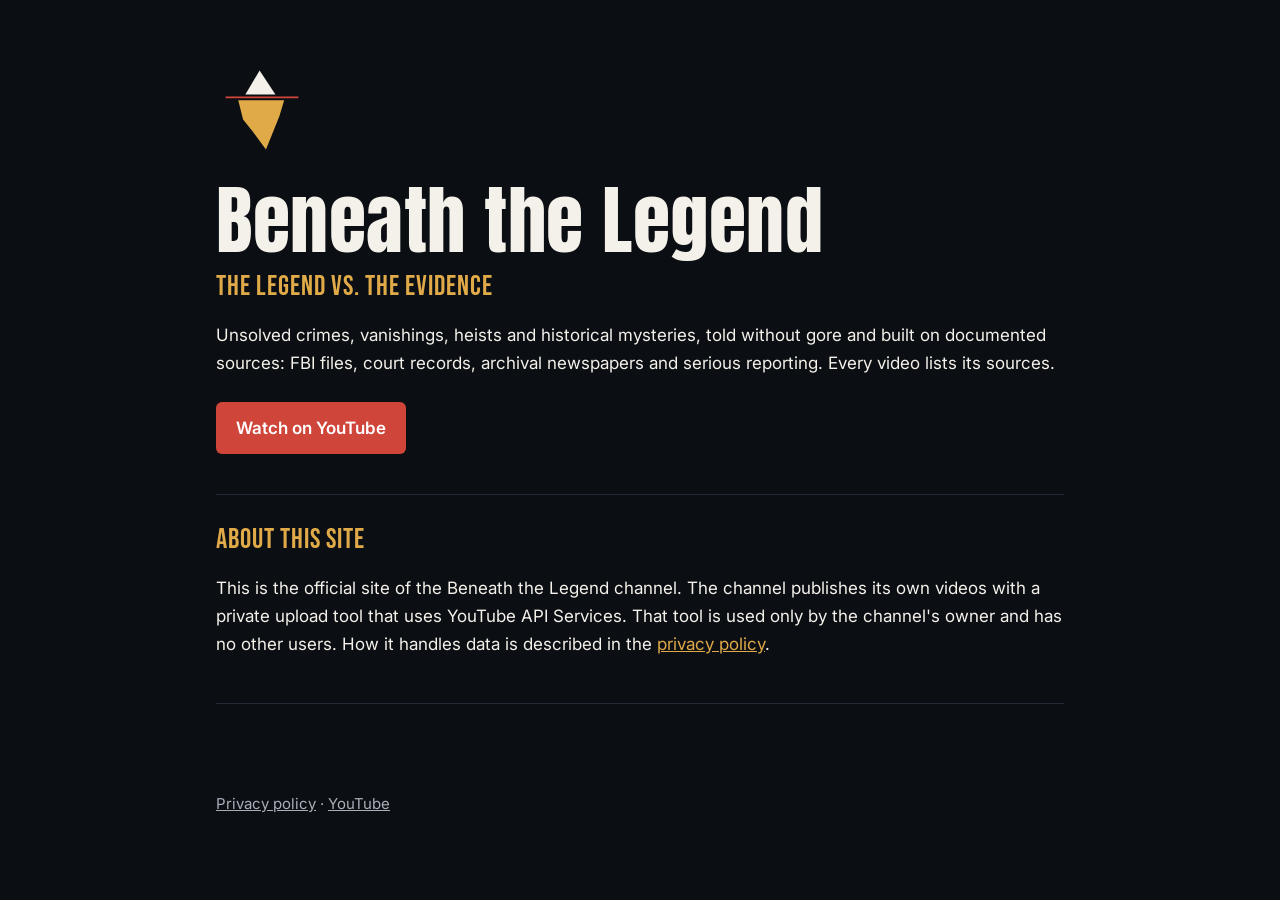
<file: index.html>
<!doctype html>
<html lang="en">
<head>
  <meta charset="utf-8">
  <meta name="viewport" content="width=device-width, initial-scale=1">
  <title>Beneath the Legend</title>
  <meta name="description" content="Beneath the Legend is a YouTube channel about crime and mysteries: what the legend says versus what the evidence shows.">
  <link rel="icon" href="marca.svg" type="image/svg+xml">
  <link rel="preconnect" href="https://fonts.googleapis.com">
  <link rel="preconnect" href="https://fonts.gstatic.com" crossorigin>
  <link href="https://fonts.googleapis.com/css2?family=Anton&family=Bebas+Neue&family=Inter:wght@400;600&display=swap" rel="stylesheet">
  <link rel="stylesheet" href="estilo.css">
</head>
<body>
  <main>
    <div class="heroi">
      <img class="marca" src="marca.svg" alt="">
      <h1>Beneath the Legend</h1>
      <p class="lema">The legend vs. the evidence</p>
      <p>Unsolved crimes, vanishings, heists and historical mysteries, told without gore and built on documented
        sources: FBI files, court records, archival newspapers and serious reporting. Every video lists its sources.</p>
      <a class="botao" href="https://www.youtube.com/@BeneathTheLegendTV">Watch on YouTube</a>
    </div>
    <section>
      <h2>About this site</h2>
      <p>This is the official site of the Beneath the Legend channel. The channel publishes its own videos with a
        private upload tool that uses YouTube API Services. That tool is used only by the channel's owner and has no
        other users. How it handles data is described in the <a href="privacy.html">privacy policy</a>.</p>
    </section>
  </main>
  <footer>
    <a href="privacy.html">Privacy policy</a> · <a href="https://www.youtube.com/@BeneathTheLegendTV">YouTube</a>
  </footer>
</body>
</html>
</file>
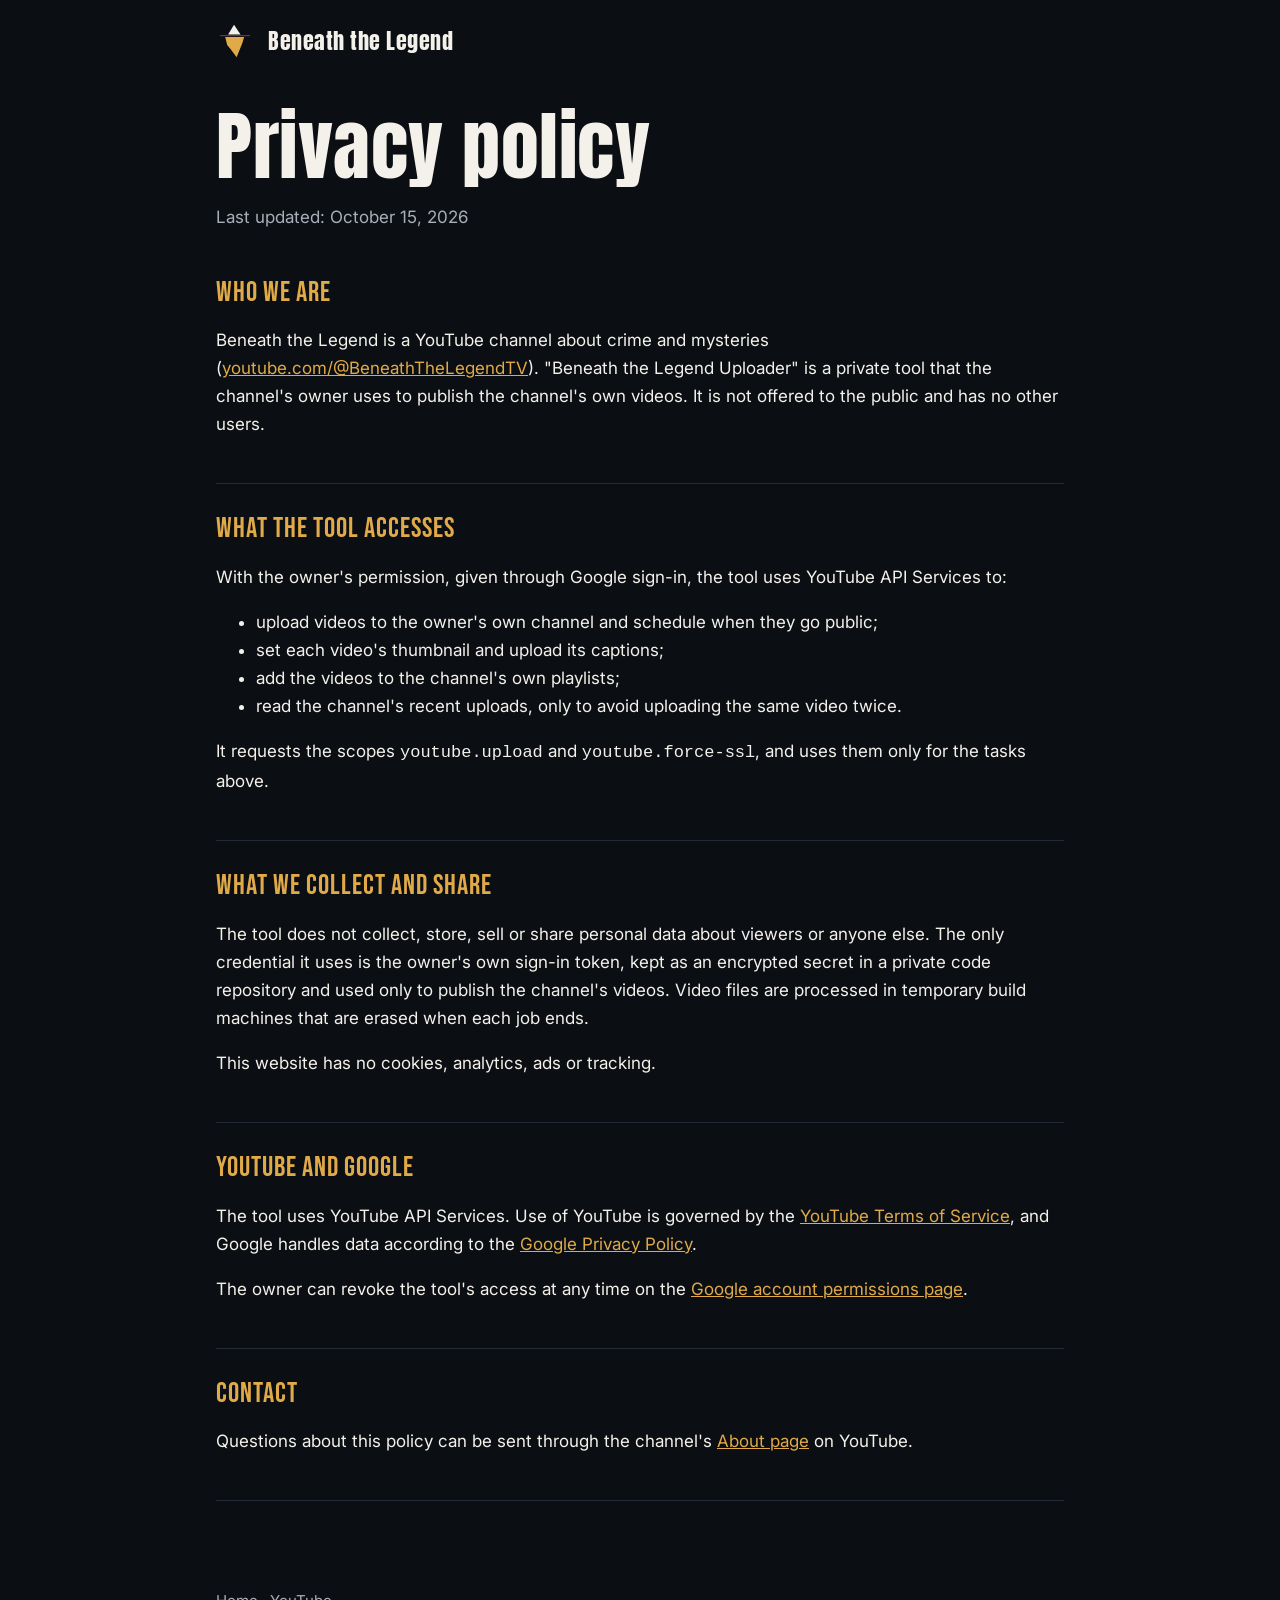
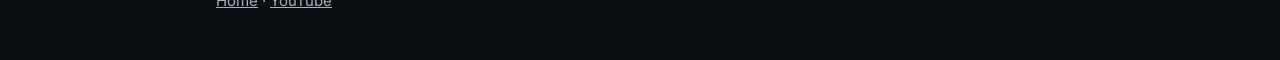
<file: privacy.html>
<!doctype html>
<html lang="en">
<head>
  <meta charset="utf-8">
  <meta name="viewport" content="width=device-width, initial-scale=1">
  <title>Privacy Policy · Beneath the Legend</title>
  <meta name="description" content="Privacy policy of the Beneath the Legend upload tool.">
  <link rel="icon" href="marca.svg" type="image/svg+xml">
  <link rel="preconnect" href="https://fonts.googleapis.com">
  <link rel="preconnect" href="https://fonts.gstatic.com" crossorigin>
  <link href="https://fonts.googleapis.com/css2?family=Anton&family=Bebas+Neue&family=Inter:wght@400;600&display=swap" rel="stylesheet">
  <link rel="stylesheet" href="estilo.css">
</head>
<body>
  <header class="topo">
    <img class="marca" src="marca.svg" alt="">
    <a href="./">Beneath the Legend</a>
  </header>
  <main>
    <h1>Privacy policy</h1>
    <p class="suave">Last updated: October 15, 2026</p>

    <section>
      <h2>Who we are</h2>
      <p>Beneath the Legend is a YouTube channel about crime and mysteries
        (<a href="https://www.youtube.com/@BeneathTheLegendTV">youtube.com/@BeneathTheLegendTV</a>).
        "Beneath the Legend Uploader" is a private tool that the channel's owner uses to publish the channel's own
        videos. It is not offered to the public and has no other users.</p>
    </section>

    <section>
      <h2>What the tool accesses</h2>
      <p>With the owner's permission, given through Google sign-in, the tool uses YouTube API Services to:</p>
      <ul>
        <li>upload videos to the owner's own channel and schedule when they go public;</li>
        <li>set each video's thumbnail and upload its captions;</li>
        <li>add the videos to the channel's own playlists;</li>
        <li>read the channel's recent uploads, only to avoid uploading the same video twice.</li>
      </ul>
      <p>It requests the scopes <code>youtube.upload</code> and <code>youtube.force-ssl</code>, and uses them only for the
        tasks above.</p>
    </section>

    <section>
      <h2>What we collect and share</h2>
      <p>The tool does not collect, store, sell or share personal data about viewers or anyone else. The only credential
        it uses is the owner's own sign-in token, kept as an encrypted secret in a private code repository and used
        only to publish the channel's videos. Video files are processed in temporary build machines that are erased
        when each job ends.</p>
      <p>This website has no cookies, analytics, ads or tracking.</p>
    </section>

    <section>
      <h2>YouTube and Google</h2>
      <p>The tool uses YouTube API Services. Use of YouTube is governed by the
        <a href="https://www.youtube.com/t/terms">YouTube Terms of Service</a>, and Google handles data according to the
        <a href="https://policies.google.com/privacy">Google Privacy Policy</a>.</p>
      <p>The owner can revoke the tool's access at any time on the
        <a href="https://myaccount.google.com/permissions">Google account permissions page</a>.</p>
    </section>

    <section>
      <h2>Contact</h2>
      <p>Questions about this policy can be sent through the channel's
        <a href="https://www.youtube.com/@BeneathTheLegendTV/about">About page</a> on YouTube.</p>
    </section>
  </main>
  <footer>
    <a href="./">Home</a> · <a href="https://www.youtube.com/@BeneathTheLegendTV">YouTube</a>
  </footer>
</body>
</html>
</file>
<file: estilo.css>
:root {
  --fundo: #0b0e13; --painel: #131820; --texto: #f4f1ea; --suave: #a9afb9;
  --ambar: #e0aa48; --vermelho: #d0453a; --linha: #232a35;
}
* { box-sizing: border-box; }
html, body { margin: 0; background: var(--fundo); color: var(--texto); }
body { font: 17px/1.65 "Inter", system-ui, -apple-system, "Segoe UI", Roboto, sans-serif; }
a { color: var(--ambar); }
.topo { display: flex; align-items: center; gap: 14px; padding: 22px 16px; max-width: 880px; margin: 0 auto; }
.topo a { text-decoration: none; color: var(--texto); font: 400 22px/1 "Anton", Impact, sans-serif; letter-spacing: .5px; }
.marca { width: 38px; height: 38px; flex: none; }
main { max-width: 880px; margin: 0 auto; padding: 8px 16px 64px; }
.heroi { padding: 56px 0 40px; border-bottom: 1px solid var(--linha); }
.heroi .marca { width: 92px; height: 92px; }
h1 { font: 400 clamp(40px, 8vw, 76px)/1.02 "Anton", Impact, sans-serif; margin: 18px 0 10px; letter-spacing: .5px; }
.lema { font: 400 clamp(20px, 3.4vw, 28px)/1.2 "Bebas Neue", "Anton", sans-serif; color: var(--ambar); letter-spacing: 1px; margin: 0 0 18px; }
.botao { display: inline-block; background: var(--vermelho); color: #fff; text-decoration: none; font-weight: 600;
  padding: 12px 20px; border-radius: 6px; margin-top: 8px; }
.botao:hover { filter: brightness(1.08); }
section { padding: 28px 0; border-bottom: 1px solid var(--linha); }
h2 { font: 400 28px/1.2 "Bebas Neue", "Anton", sans-serif; letter-spacing: 1px; color: var(--ambar); margin: 0 0 8px; }
p, li { color: var(--texto); }
.suave { color: var(--suave); }
footer { max-width: 880px; margin: 0 auto; padding: 24px 16px 48px; color: var(--suave); font-size: 15px; }
footer a { color: var(--suave); }
</file>
